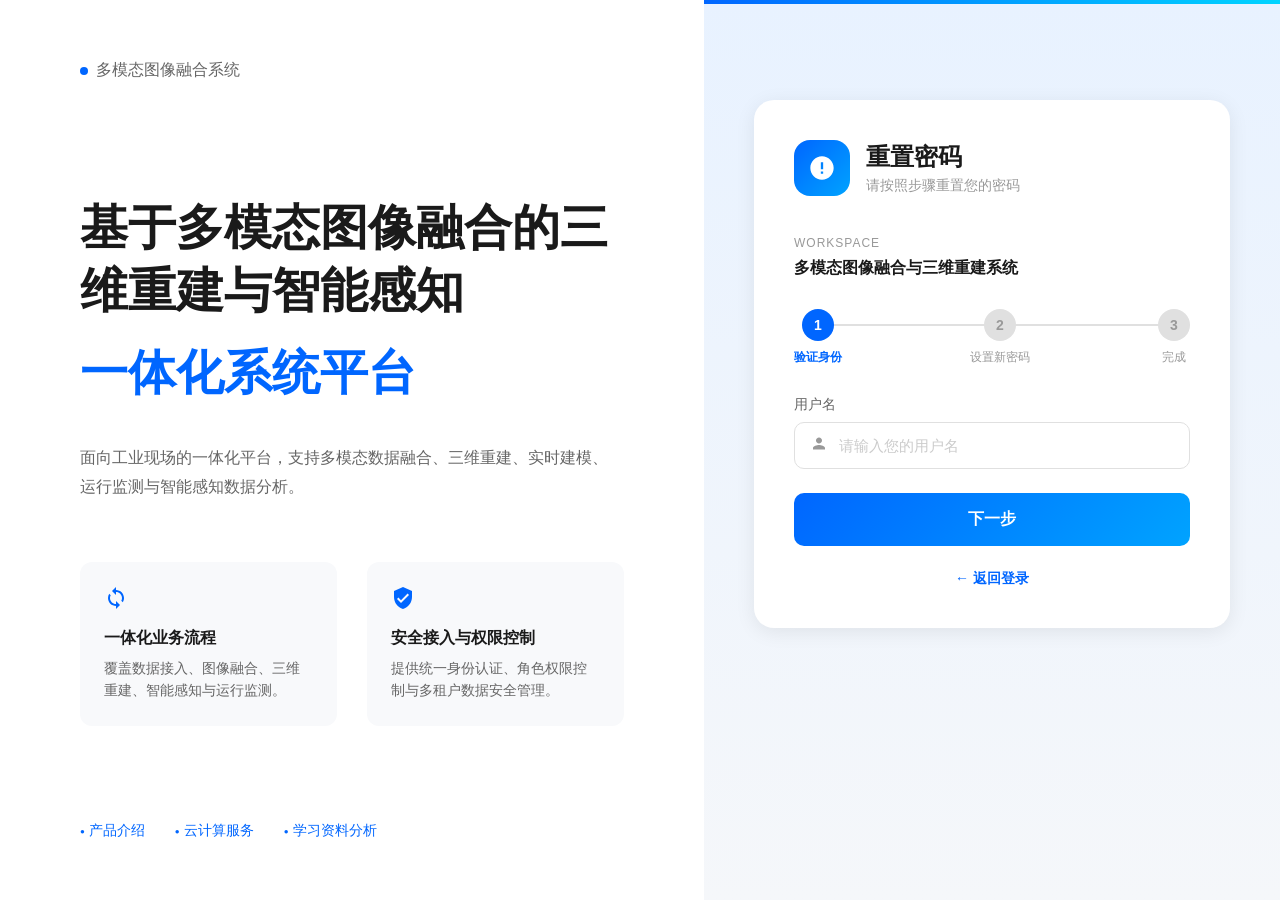
<file: templates/forgot-password.html>
<!DOCTYPE html>
<html lang="zh-CN">
<head>
    <meta charset="UTF-8">
    <meta name="viewport" content="width=device-width, initial-scale=1.0">
    <title>忘记密码 - 基于多模态图像融合的三维重建与智能感知一体化系统</title>
    <style>
        * {
            margin: 0;
            padding: 0;
            box-sizing: border-box;
        }

        body {
            font-family: -apple-system, BlinkMacSystemFont, 'Segoe UI', Roboto, 'Helvetica Neue', Arial, 'Microsoft YaHei', sans-serif;
            background: #f5f7fa;
            min-height: 100vh;
            display: flex;
        }

        .container {
            display: flex;
            width: 100%;
            min-height: 100vh;
        }

        /* 左侧内容区域 */
        .left-section {
            flex: 0 0 55%;
            padding: 60px 80px;
            display: flex;
            flex-direction: column;
            justify-content: space-between;
            background: #ffffff;
        }

        .logo {
            display: flex;
            align-items: center;
            gap: 8px;
            margin-bottom: 80px;
        }

        .logo-dot {
            width: 8px;
            height: 8px;
            background: #0066ff;
            border-radius: 50%;
        }

        .logo-text {
            font-size: 16px;
            color: #666;
        }

        .content {
            flex: 1;
            display: flex;
            flex-direction: column;
            justify-content: center;
        }

        .main-title {
            font-size: 48px;
            font-weight: 700;
            color: #1a1a1a;
            line-height: 1.3;
            margin-bottom: 20px;
        }

        .sub-title {
            font-size: 48px;
            font-weight: 700;
            color: #0066ff;
            line-height: 1.3;
            margin-bottom: 40px;
        }

        .description {
            font-size: 16px;
            color: #666;
            line-height: 1.8;
            margin-bottom: 60px;
        }

        .features {
            display: grid;
            grid-template-columns: repeat(2, 1fr);
            gap: 30px;
            margin-bottom: 60px;
        }

        .feature-card {
            background: #f8f9fb;
            padding: 24px;
            border-radius: 12px;
        }

        .feature-icon {
            font-size: 24px;
            margin-bottom: 12px;
        }

        .feature-title {
            font-size: 16px;
            font-weight: 600;
            color: #1a1a1a;
            margin-bottom: 8px;
        }

        .feature-desc {
            font-size: 14px;
            color: #666;
            line-height: 1.6;
        }

        .footer-links {
            display: flex;
            gap: 30px;
        }

        .footer-link {
            color: #0066ff;
            text-decoration: none;
            font-size: 14px;
            display: flex;
            align-items: center;
            gap: 4px;
        }

        .footer-link::before {
            content: '●';
            font-size: 8px;
        }

        /* 右侧重置密码区域 */
        .right-section {
            flex: 1;
            background: linear-gradient(180deg, #e8f2ff 0%, #f5f7fa 100%);
            padding: 60px 50px;
            display: flex;
            flex-direction: column;
            position: relative;
            overflow: hidden;
        }

        /* 顶部装饰条 */
        .top-decoration {
            position: absolute;
            top: 0;
            right: 0;
            width: 100%;
            height: 4px;
            background: linear-gradient(90deg, #0066ff 0%, #00d4ff 100%);
        }

        .reset-card {
            background: #ffffff;
            border-radius: 20px;
            padding: 40px;
            box-shadow: 0 4px 20px rgba(0, 0, 0, 0.08);
            margin-top: 40px;
            max-width: 480px;
            width: 100%;
            margin-left: auto;
            margin-right: auto;
        }

        .reset-header {
            display: flex;
            align-items: center;
            gap: 16px;
            margin-bottom: 40px;
        }

        .reset-icon {
            width: 56px;
            height: 56px;
            background: linear-gradient(135deg, #0066ff 0%, #00a3ff 100%);
            border-radius: 16px;
            display: flex;
            align-items: center;
            justify-content: center;
            color: white;
            font-size: 28px;
            font-weight: 700;
        }

        .reset-title-group h2 {
            font-size: 24px;
            font-weight: 700;
            color: #1a1a1a;
            margin-bottom: 4px;
        }

        .reset-title-group p {
            font-size: 14px;
            color: #999;
        }

        .workspace-label {
            font-size: 12px;
            color: #999;
            text-transform: uppercase;
            letter-spacing: 1px;
            margin-bottom: 8px;
        }

        .workspace-name {
            font-size: 16px;
            color: #1a1a1a;
            font-weight: 600;
            margin-bottom: 30px;
        }

        /* 步骤指示器 */
        .steps {
            display: flex;
            justify-content: space-between;
            margin-bottom: 30px;
            position: relative;
        }

        .steps::before {
            content: '';
            position: absolute;
            top: 15px;
            left: 15px;
            right: 15px;
            height: 2px;
            background: #e0e0e0;
            z-index: 0;
        }

        .step {
            display: flex;
            flex-direction: column;
            align-items: center;
            gap: 8px;
            position: relative;
            z-index: 1;
        }

        .step-number {
            width: 32px;
            height: 32px;
            border-radius: 50%;
            background: #e0e0e0;
            color: #999;
            display: flex;
            align-items: center;
            justify-content: center;
            font-weight: 600;
            font-size: 14px;
        }

        .step.active .step-number {
            background: #0066ff;
            color: white;
        }

        .step.completed .step-number {
            background: #10b981;
            color: white;
        }

        .step-label {
            font-size: 12px;
            color: #999;
        }

        .step.active .step-label {
            color: #0066ff;
            font-weight: 600;
        }

        /* 表单 */
        .form-group {
            margin-bottom: 24px;
        }

        .form-group label {
            display: block;
            margin-bottom: 8px;
            color: #666;
            font-size: 14px;
        }

        .input-wrapper {
            position: relative;
        }

        .input-icon {
            position: absolute;
            left: 16px;
            top: 50%;
            transform: translateY(-50%);
            color: #999;
            font-size: 18px;
        }

        .form-group input {
            width: 100%;
            padding: 14px 16px 14px 44px;
            border: 1px solid #e0e0e0;
            border-radius: 10px;
            font-size: 15px;
            transition: all 0.3s;
            background: #ffffff;
            color: #1a1a1a;
        }

        .form-group input:focus {
            outline: none;
            border-color: #0066ff;
            box-shadow: 0 0 0 3px rgba(0, 102, 255, 0.1);
        }

        .form-group input::placeholder {
            color: #ccc;
        }

        /* 按钮 */
        .reset-button {
            width: 100%;
            padding: 16px;
            background: linear-gradient(135deg, #0066ff 0%, #00a3ff 100%);
            color: white;
            border: none;
            border-radius: 10px;
            font-size: 16px;
            font-weight: 600;
            cursor: pointer;
            transition: all 0.3s;
            display: flex;
            align-items: center;
            justify-content: center;
            gap: 8px;
            margin-top: 10px;
        }

        .reset-button:hover {
            transform: translateY(-2px);
            box-shadow: 0 8px 20px rgba(0, 102, 255, 0.3);
        }

        .reset-button:active {
            transform: translateY(0);
        }

        .reset-button:disabled {
            opacity: 0.6;
            cursor: not-allowed;
            transform: none;
        }

        .spinner {
            display: none;
            width: 18px;
            height: 18px;
            border: 3px solid rgba(255, 255, 255, 0.3);
            border-top-color: white;
            border-radius: 50%;
            animation: spin 0.8s linear infinite;
        }

        @keyframes spin {
            to { transform: rotate(360deg); }
        }

        .reset-button.loading .button-text {
            display: none;
        }

        .reset-button.loading .spinner {
            display: block;
        }

        .back-link {
            text-align: center;
            margin-top: 24px;
            font-size: 14px;
            color: #666;
        }

        .back-link a {
            color: #0066ff;
            text-decoration: none;
            font-weight: 600;
        }

        .back-link a:hover {
            text-decoration: underline;
        }

        /* 消息 */
        .message {
            padding: 12px 16px;
            border-radius: 10px;
            margin-bottom: 20px;
            font-size: 14px;
            display: none;
        }

        .error-message {
            background: #fff3f3;
            color: #ff4444;
            border-left: 4px solid #ff4444;
        }

        .success-message {
            background: #d1fae5;
            color: #065f46;
            border-left: 4px solid #10b981;
        }

        .info-message {
            background: #e8f2ff;
            color: #0066ff;
            border-left: 4px solid #0066ff;
        }

        .message.show {
            display: block;
            animation: shake 0.5s;
        }

        @keyframes shake {
            0%, 100% { transform: translateX(0); }
            25% { transform: translateX(-8px); }
            75% { transform: translateX(8px); }
        }

        .step-content {
            display: none;
        }

        .step-content.active {
            display: block;
        }

        /* 响应式设计 */
        @media (max-width: 1024px) {
            .left-section {
                display: none;
            }
            
            .right-section {
                width: 100%;
            }
        }

        @media (max-width: 640px) {
            .right-section {
                padding: 30px 20px;
            }

            .reset-card {
                padding: 30px 20px;
            }

            .main-title, .sub-title {
                font-size: 32px;
            }
        }
    </style>
</head>
<body>
    <div class="container">
        <!-- 左侧内容区域 -->
        <div class="left-section">
            <div class="logo">
                <div class="logo-dot"></div>
                <span class="logo-text">多模态图像融合系统</span>
            </div>

            <div class="content">
                <h1 class="main-title">基于多模态图像融合的三维重建与智能感知</h1>
                <h2 class="sub-title">一体化系统平台</h2>
                
                <p class="description">
                    面向工业现场的一体化平台，支持多模态数据融合、三维重建、实时建模、<br>
                    运行监测与智能感知数据分析。
                </p>

                <div class="features">
                    <div class="feature-card">
                        <div class="feature-icon">
                            <svg width="24" height="24" viewBox="0 0 24 24" fill="#0066ff">
                                <path d="M12 4V1L8 5l4 4V6c3.31 0 6 2.69 6 6 0 1.01-.25 1.97-.7 2.8l1.46 1.46C19.54 15.03 20 13.57 20 12c0-4.42-3.58-8-8-8zm0 14c-3.31 0-6-2.69-6-6 0-1.01.25-1.97.7-2.8L5.24 7.74C4.46 8.97 4 10.43 4 12c0 4.42 3.58 8 8 8v3l4-4-4-4v3z"/>
                            </svg>
                        </div>
                        <div class="feature-title">一体化业务流程</div>
                        <div class="feature-desc">覆盖数据接入、图像融合、三维重建、智能感知与运行监测。</div>
                    </div>
                    <div class="feature-card">
                        <div class="feature-icon">
                            <svg width="24" height="24" viewBox="0 0 24 24" fill="#0066ff">
                                <path d="M12 1L3 5v6c0 5.55 3.84 10.74 9 12 5.16-1.26 9-6.45 9-12V5l-9-4zm-2 16l-4-4 1.41-1.41L10 14.17l6.59-6.59L18 9l-8 8z"/>
                            </svg>
                        </div>
                        <div class="feature-title">安全接入与权限控制</div>
                        <div class="feature-desc">提供统一身份认证、角色权限控制与多租户数据安全管理。</div>
                    </div>
                </div>
            </div>

            <div class="footer-links">
                <a href="#" class="footer-link">产品介绍</a>
                <a href="#" class="footer-link">云计算服务</a>
                <a href="#" class="footer-link">学习资料分析</a>
            </div>
        </div>

        <!-- 右侧重置密码区域 -->
        <div class="right-section">
            <div class="top-decoration"></div>
            
            <div class="reset-card">
                <div class="reset-header">
                    <div class="reset-icon">
                        <svg width="28" height="28" viewBox="0 0 24 24" fill="white">
                            <path d="M12 2C6.48 2 2 6.48 2 12s4.48 10 10 10 10-4.48 10-10S17.52 2 12 2zm1 15h-2v-2h2v2zm0-4h-2V7h2v6z"/>
                        </svg>
                    </div>
                    <div class="reset-title-group">
                        <h2>重置密码</h2>
                        <p>请按照步骤重置您的密码</p>
                    </div>
                </div>

                <div class="workspace-label">WORKSPACE</div>
                <div class="workspace-name">多模态图像融合与三维重建系统</div>

                <!-- 步骤指示器 -->
                <div class="steps">
                    <div class="step active" id="step1Indicator">
                        <div class="step-number">1</div>
                        <div class="step-label">验证身份</div>
                    </div>
                    <div class="step" id="step2Indicator">
                        <div class="step-number">2</div>
                        <div class="step-label">设置新密码</div>
                    </div>
                    <div class="step" id="step3Indicator">
                        <div class="step-number">3</div>
                        <div class="step-label">完成</div>
                    </div>
                </div>

                <div id="errorMessage" class="message error-message"></div>
                <div id="successMessage" class="message success-message"></div>
                <div id="infoMessage" class="message info-message"></div>

                <!-- 步骤1: 验证用户名 -->
                <div class="step-content active" id="step1Content">
                    <form id="verifyForm">
                        <div class="form-group">
                            <label for="username">用户名</label>
                            <div class="input-wrapper">
                                <span class="input-icon">
                                    <svg width="18" height="18" viewBox="0 0 24 24" fill="currentColor">
                                        <path d="M12 12c2.21 0 4-1.79 4-4s-1.79-4-4-4-4 1.79-4 4 1.79 4 4 4zm0 2c-2.67 0-8 1.34-8 4v2h16v-2c0-2.66-5.33-4-8-4z"/>
                                    </svg>
                                </span>
                                <input type="text" id="username" name="username" required placeholder="请输入您的用户名">
                            </div>
                        </div>

                        <button type="submit" class="reset-button" id="verifyBtn">
                            <span class="button-text">下一步</span>
                            <div class="spinner"></div>
                        </button>
                    </form>
                </div>

                <!-- 步骤2: 设置新密码 -->
                <div class="step-content" id="step2Content">
                    <form id="resetForm">
                        <div class="form-group">
                            <label for="newPassword">新密码</label>
                            <div class="input-wrapper">
                                <span class="input-icon">
                                    <svg width="18" height="18" viewBox="0 0 24 24" fill="currentColor">
                                        <path d="M18 8h-1V6c0-2.76-2.24-5-5-5S7 3.24 7 6v2H6c-1.1 0-2 .9-2 2v10c0 1.1.9 2 2 2h12c1.1 0 2-.9 2-2V10c0-1.1-.9-2-2-2zm-6 9c-1.1 0-2-.9-2-2s.9-2 2-2 2 .9 2 2-.9 2-2 2zm3.1-9H8.9V6c0-1.71 1.39-3.1 3.1-3.1 1.71 0 3.1 1.39 3.1 3.1v2z"/>
                                    </svg>
                                </span>
                                <input type="password" id="newPassword" name="newPassword" required minlength="8" placeholder="请输入新密码（至少8位）">
                            </div>
                        </div>

                        <div class="form-group">
                            <label for="confirmPassword">确认新密码</label>
                            <div class="input-wrapper">
                                <span class="input-icon">
                                    <svg width="18" height="18" viewBox="0 0 24 24" fill="currentColor">
                                        <path d="M18 8h-1V6c0-2.76-2.24-5-5-5S7 3.24 7 6v2H6c-1.1 0-2 .9-2 2v10c0 1.1.9 2 2 2h12c1.1 0 2-.9 2-2V10c0-1.1-.9-2-2-2zm-6 9c-1.1 0-2-.9-2-2s.9-2 2-2 2 .9 2 2-.9 2-2 2zm3.1-9H8.9V6c0-1.71 1.39-3.1 3.1-3.1 1.71 0 3.1 1.39 3.1 3.1v2z"/>
                                    </svg>
                                </span>
                                <input type="password" id="confirmPassword" name="confirmPassword" required placeholder="请再次输入新密码">
                            </div>
                        </div>

                        <button type="submit" class="reset-button" id="resetBtn">
                            <span class="button-text">重置密码</span>
                            <div class="spinner"></div>
                        </button>
                    </form>
                </div>

                <!-- 步骤3: 完成 -->
                <div class="step-content" id="step3Content">
                    <div style="text-align: center; padding: 40px 20px;">
                        <div style="font-size: 64px; margin-bottom: 20px;">✓</div>
                        <h3 style="font-size: 20px; color: #10b981; margin-bottom: 12px;">密码重置成功！</h3>
                        <p style="color: #666; margin-bottom: 30px;">您的密码已成功重置，请使用新密码登录。</p>
                        <button class="reset-button" onclick="window.location.href='/login.html'">
                            <span class="button-text">返回登录</span>
                        </button>
                    </div>
                </div>

                <div class="back-link">
                    <a href="/login.html">← 返回登录</a>
                </div>
            </div>
        </div>
    </div>

    <script>
        let currentStep = 1;
        let verifiedUsername = '';

        // 步骤1: 验证用户名
        document.getElementById('verifyForm').addEventListener('submit', async (e) => {
            e.preventDefault();

            hideMessages();

            const username = document.getElementById('username').value;
            const verifyBtn = document.getElementById('verifyBtn');

            verifyBtn.disabled = true;
            verifyBtn.classList.add('loading');

            try {
                const response = await fetch('/api/auth/verify-username', {
                    method: 'POST',
                    headers: {
                        'Content-Type': 'application/json'
                    },
                    body: JSON.stringify({ username })
                });

                const data = await response.json();

                if (response.ok) {
                    verifiedUsername = username;
                    showMessage('用户验证成功，请设置新密码', 'info');
                    goToStep(2);
                } else {
                    showMessage(data.message || data.detail || '用户名不存在', 'error');
                }
            } catch (error) {
                showMessage('网络错误，请检查服务器是否正在运行', 'error');
                console.error('Verify error:', error);
            } finally {
                verifyBtn.disabled = false;
                verifyBtn.classList.remove('loading');
            }
        });

        // 步骤2: 重置密码
        document.getElementById('resetForm').addEventListener('submit', async (e) => {
            e.preventDefault();

            hideMessages();

            const newPassword = document.getElementById('newPassword').value;
            const confirmPassword = document.getElementById('confirmPassword').value;

            if (newPassword.length < 8) {
                showMessage('密码长度至少为8位', 'error');
                return;
            }

            if (!/[a-zA-Z]/.test(newPassword) || !/\d/.test(newPassword)) {
                showMessage('密码必须包含字母和数字', 'error');
                return;
            }

            if (newPassword !== confirmPassword) {
                showMessage('两次输入的密码不一致', 'error');
                return;
            }

            const resetBtn = document.getElementById('resetBtn');
            resetBtn.disabled = true;
            resetBtn.classList.add('loading');

            try {
                const response = await fetch('/api/auth/reset-password', {
                    method: 'POST',
                    headers: {
                        'Content-Type': 'application/json'
                    },
                    body: JSON.stringify({
                        username: verifiedUsername,
                        new_password: newPassword
                    })
                });

                const data = await response.json();

                if (response.ok) {
                    goToStep(3);
                } else {
                    showMessage(data.message || data.detail || '密码重置失败', 'error');
                }
            } catch (error) {
                showMessage('网络错误，请检查服务器是否正在运行', 'error');
                console.error('Reset error:', error);
            } finally {
                resetBtn.disabled = false;
                resetBtn.classList.remove('loading');
            }
        });

        function goToStep(step) {
            // 隐藏所有步骤内容
            document.querySelectorAll('.step-content').forEach(content => {
                content.classList.remove('active');
            });

            // 显示当前步骤内容
            document.getElementById(`step${step}Content`).classList.add('active');

            // 更新步骤指示器
            for (let i = 1; i <= 3; i++) {
                const indicator = document.getElementById(`step${i}Indicator`);
                indicator.classList.remove('active', 'completed');
                
                if (i < step) {
                    indicator.classList.add('completed');
                } else if (i === step) {
                    indicator.classList.add('active');
                }
            }

            currentStep = step;
        }

        function showMessage(message, type) {
            hideMessages();
            const messageEl = document.getElementById(`${type}Message`);
            messageEl.textContent = message;
            messageEl.classList.add('show');
        }

        function hideMessages() {
            document.querySelectorAll('.message').forEach(msg => {
                msg.classList.remove('show');
            });
        }
    </script>
</body>
</html>
</file>
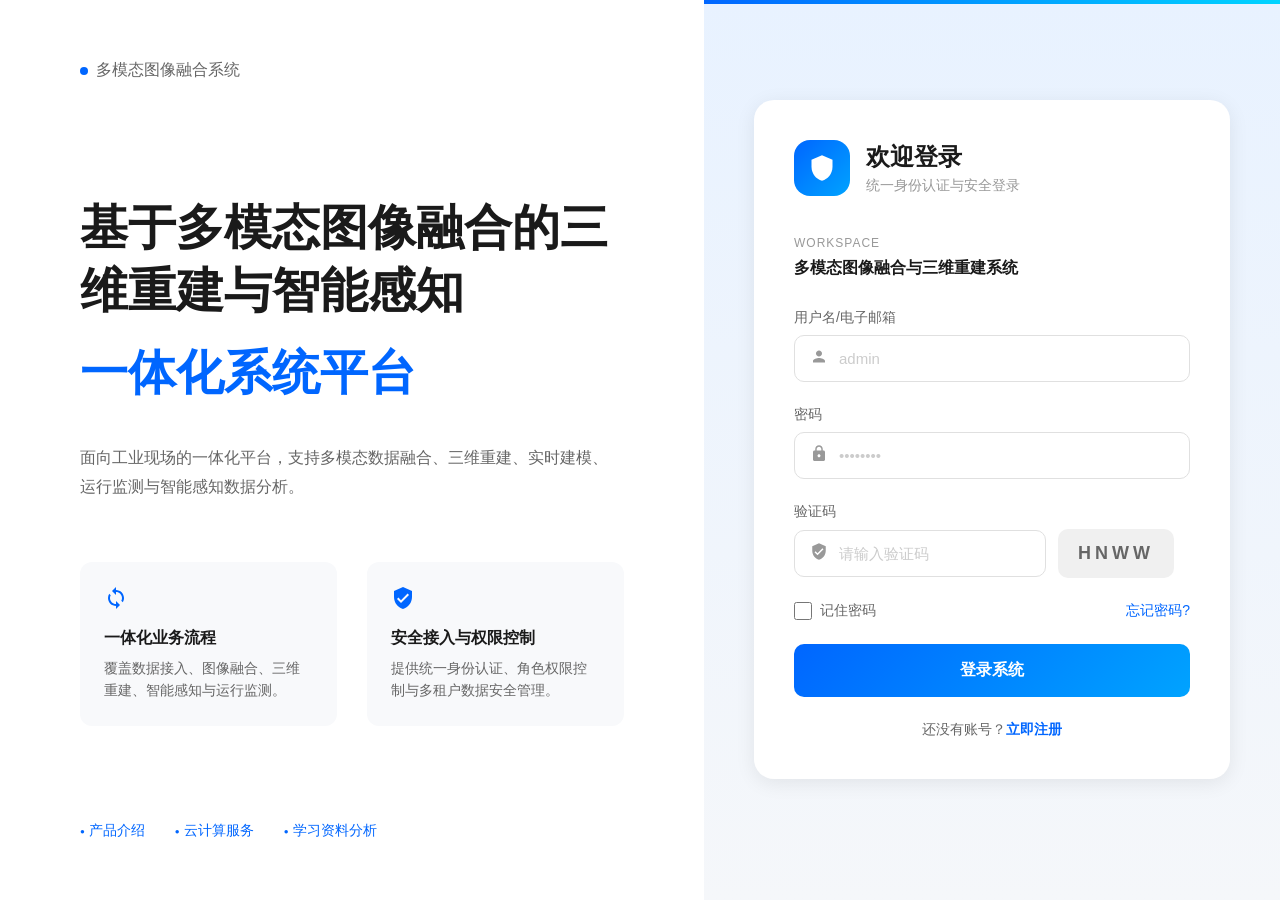
<file: templates/login.html>
<!DOCTYPE html>
<html lang="zh-CN">
<head>
    <meta charset="UTF-8">
    <meta name="viewport" content="width=device-width, initial-scale=1.0">
    <title>登录 - 基于多模态图像融合的三维重建与智能感知一体化系统</title>
    <style>
        * {
            margin: 0;
            padding: 0;
            box-sizing: border-box;
        }

        body {
            font-family: -apple-system, BlinkMacSystemFont, 'Segoe UI', Roboto, 'Helvetica Neue', Arial, 'Microsoft YaHei', sans-serif;
            background: #f5f7fa;
            min-height: 100vh;
            display: flex;
        }

        .container {
            display: flex;
            width: 100%;
            min-height: 100vh;
        }

        /* 左侧内容区域 */
        .left-section {
            flex: 0 0 55%;
            padding: 60px 80px;
            display: flex;
            flex-direction: column;
            justify-content: space-between;
            background: #ffffff;
        }

        .logo {
            display: flex;
            align-items: center;
            gap: 8px;
            margin-bottom: 80px;
        }

        .logo-dot {
            width: 8px;
            height: 8px;
            background: #0066ff;
            border-radius: 50%;
        }

        .logo-text {
            font-size: 16px;
            color: #666;
        }

        .content {
            flex: 1;
            display: flex;
            flex-direction: column;
            justify-content: center;
        }

        .main-title {
            font-size: 48px;
            font-weight: 700;
            color: #1a1a1a;
            line-height: 1.3;
            margin-bottom: 20px;
        }

        .sub-title {
            font-size: 48px;
            font-weight: 700;
            color: #0066ff;
            line-height: 1.3;
            margin-bottom: 40px;
        }

        .description {
            font-size: 16px;
            color: #666;
            line-height: 1.8;
            margin-bottom: 60px;
        }

        .features {
            display: grid;
            grid-template-columns: repeat(2, 1fr);
            gap: 30px;
            margin-bottom: 60px;
        }

        .feature-card {
            background: #f8f9fb;
            padding: 24px;
            border-radius: 12px;
        }

        .feature-icon {
            font-size: 24px;
            margin-bottom: 12px;
        }

        .feature-title {
            font-size: 16px;
            font-weight: 600;
            color: #1a1a1a;
            margin-bottom: 8px;
        }

        .feature-desc {
            font-size: 14px;
            color: #666;
            line-height: 1.6;
        }

        .footer-links {
            display: flex;
            gap: 30px;
        }

        .footer-link {
            color: #0066ff;
            text-decoration: none;
            font-size: 14px;
            display: flex;
            align-items: center;
            gap: 4px;
        }

        .footer-link::before {
            content: '●';
            font-size: 8px;
        }

        /* 右侧登录区域 */
        .right-section {
            flex: 1;
            background: linear-gradient(180deg, #e8f2ff 0%, #f5f7fa 100%);
            padding: 60px 50px;
            display: flex;
            flex-direction: column;
            position: relative;
            overflow: hidden;
        }

        /* 顶部装饰条 */
        .top-decoration {
            position: absolute;
            top: 0;
            right: 0;
            width: 100%;
            height: 4px;
            background: linear-gradient(90deg, #0066ff 0%, #00d4ff 100%);
        }

        .login-card {
            background: #ffffff;
            border-radius: 20px;
            padding: 40px;
            box-shadow: 0 4px 20px rgba(0, 0, 0, 0.08);
            margin-top: 40px;
            max-width: 480px;
            width: 100%;
            margin-left: auto;
            margin-right: auto;
        }

        .login-header {
            display: flex;
            align-items: center;
            gap: 16px;
            margin-bottom: 40px;
        }

        .login-icon {
            width: 56px;
            height: 56px;
            background: linear-gradient(135deg, #0066ff 0%, #00a3ff 100%);
            border-radius: 16px;
            display: flex;
            align-items: center;
            justify-content: center;
            color: white;
            font-size: 28px;
            font-weight: 700;
        }

        .login-title-group h2 {
            font-size: 24px;
            font-weight: 700;
            color: #1a1a1a;
            margin-bottom: 4px;
        }

        .login-title-group p {
            font-size: 14px;
            color: #999;
        }

        .workspace-label {
            font-size: 12px;
            color: #999;
            text-transform: uppercase;
            letter-spacing: 1px;
            margin-bottom: 8px;
        }

        .workspace-name {
            font-size: 16px;
            color: #1a1a1a;
            font-weight: 600;
            margin-bottom: 30px;
        }

        /* 表单 */
        .form-group {
            margin-bottom: 24px;
        }

        .form-group label {
            display: block;
            margin-bottom: 8px;
            color: #666;
            font-size: 14px;
        }

        .input-wrapper {
            position: relative;
        }

        .input-icon {
            position: absolute;
            left: 16px;
            top: 50%;
            transform: translateY(-50%);
            color: #999;
            font-size: 18px;
        }

        .form-group input {
            width: 100%;
            padding: 14px 16px 14px 44px;
            border: 1px solid #e0e0e0;
            border-radius: 10px;
            font-size: 15px;
            transition: all 0.3s;
            background: #ffffff;
            color: #1a1a1a;
        }

        .form-group input:focus {
            outline: none;
            border-color: #0066ff;
            box-shadow: 0 0 0 3px rgba(0, 102, 255, 0.1);
        }

        .form-group input::placeholder {
            color: #ccc;
        }

        .captcha-group {
            display: flex;
            gap: 12px;
            align-items: center;
        }

        .captcha-group input {
            flex: 1;
        }

        .captcha-code {
            padding: 14px 20px;
            background: #f0f0f0;
            border-radius: 10px;
            font-size: 18px;
            font-weight: 600;
            color: #666;
            letter-spacing: 4px;
            user-select: none;
            cursor: pointer;
        }

        .remember-row {
            display: flex;
            align-items: center;
            justify-content: space-between;
            margin-bottom: 24px;
        }

        .remember-checkbox {
            display: flex;
            align-items: center;
            gap: 8px;
        }

        .remember-checkbox input[type="checkbox"] {
            width: 18px;
            height: 18px;
            cursor: pointer;
        }

        .remember-checkbox label {
            font-size: 14px;
            color: #666;
            cursor: pointer;
            margin: 0;
        }

        .forgot-link {
            color: #0066ff;
            text-decoration: none;
            font-size: 14px;
        }

        .forgot-link:hover {
            text-decoration: underline;
        }

        /* 按钮 */
        .login-button {
            width: 100%;
            padding: 16px;
            background: linear-gradient(135deg, #0066ff 0%, #00a3ff 100%);
            color: white;
            border: none;
            border-radius: 10px;
            font-size: 16px;
            font-weight: 600;
            cursor: pointer;
            transition: all 0.3s;
            display: flex;
            align-items: center;
            justify-content: center;
            gap: 8px;
        }

        .login-button:hover {
            transform: translateY(-2px);
            box-shadow: 0 8px 20px rgba(0, 102, 255, 0.3);
        }

        .login-button:active {
            transform: translateY(0);
        }

        .login-button:disabled {
            opacity: 0.6;
            cursor: not-allowed;
            transform: none;
        }

        .spinner {
            display: none;
            width: 18px;
            height: 18px;
            border: 3px solid rgba(255, 255, 255, 0.3);
            border-top-color: white;
            border-radius: 50%;
            animation: spin 0.8s linear infinite;
        }

        @keyframes spin {
            to { transform: rotate(360deg); }
        }

        .login-button.loading .button-text {
            display: none;
        }

        .login-button.loading .spinner {
            display: block;
        }

        .register-link {
            text-align: center;
            margin-top: 24px;
            font-size: 14px;
            color: #666;
        }

        .register-link a {
            color: #0066ff;
            text-decoration: none;
            font-weight: 600;
        }

        .register-link a:hover {
            text-decoration: underline;
        }

        /* 错误消息 */
        .error-message {
            background: #fff3f3;
            color: #ff4444;
            padding: 12px 16px;
            border-radius: 10px;
            margin-bottom: 20px;
            font-size: 14px;
            display: none;
            border-left: 4px solid #ff4444;
        }

        .error-message.show {
            display: block;
            animation: shake 0.5s;
        }

        @keyframes shake {
            0%, 100% { transform: translateX(0); }
            25% { transform: translateX(-8px); }
            75% { transform: translateX(8px); }
        }

        /* 响应式设计 */
        @media (max-width: 1024px) {
            .left-section {
                display: none;
            }
            
            .right-section {
                width: 100%;
            }
        }

        @media (max-width: 640px) {
            .right-section {
                padding: 30px 20px;
            }

            .login-card {
                padding: 30px 20px;
            }

            .main-title, .sub-title {
                font-size: 32px;
            }
        }
    </style>
</head>
<body>
    <div class="container">
        <!-- 左侧内容区域 -->
        <div class="left-section">
            <div class="logo">
                <div class="logo-dot"></div>
                <span class="logo-text">多模态图像融合系统</span>
            </div>

            <div class="content">
                <h1 class="main-title">基于多模态图像融合的三维重建与智能感知</h1>
                <h2 class="sub-title">一体化系统平台</h2>
                
                <p class="description">
                    面向工业现场的一体化平台，支持多模态数据融合、三维重建、实时建模、<br>
                    运行监测与智能感知数据分析。
                </p>

                <div class="features">
                    <div class="feature-card">
                        <div class="feature-icon">
                            <svg width="24" height="24" viewBox="0 0 24 24" fill="#0066ff">
                                <path d="M12 4V1L8 5l4 4V6c3.31 0 6 2.69 6 6 0 1.01-.25 1.97-.7 2.8l1.46 1.46C19.54 15.03 20 13.57 20 12c0-4.42-3.58-8-8-8zm0 14c-3.31 0-6-2.69-6-6 0-1.01.25-1.97.7-2.8L5.24 7.74C4.46 8.97 4 10.43 4 12c0 4.42 3.58 8 8 8v3l4-4-4-4v3z"/>
                            </svg>
                        </div>
                        <div class="feature-title">一体化业务流程</div>
                        <div class="feature-desc">覆盖数据接入、图像融合、三维重建、智能感知与运行监测。</div>
                    </div>
                    <div class="feature-card">
                        <div class="feature-icon">
                            <svg width="24" height="24" viewBox="0 0 24 24" fill="#0066ff">
                                <path d="M12 1L3 5v6c0 5.55 3.84 10.74 9 12 5.16-1.26 9-6.45 9-12V5l-9-4zm-2 16l-4-4 1.41-1.41L10 14.17l6.59-6.59L18 9l-8 8z"/>
                            </svg>
                        </div>
                        <div class="feature-title">安全接入与权限控制</div>
                        <div class="feature-desc">提供统一身份认证、角色权限控制与多租户数据安全管理。</div>
                    </div>
                </div>
            </div>

            <div class="footer-links">
                <a href="#" class="footer-link">产品介绍</a>
                <a href="#" class="footer-link">云计算服务</a>
                <a href="#" class="footer-link">学习资料分析</a>
            </div>
        </div>

        <!-- 右侧登录区域 -->
        <div class="right-section">
            <div class="top-decoration"></div>
            
            <div class="login-card">
                <div class="login-header">
                    <div class="login-icon">
                        <svg width="28" height="28" viewBox="0 0 24 24" fill="white">
                            <path d="M12 1L3 5v6c0 5.55 3.84 10.74 9 12 5.16-1.26 9-6.45 9-12V5l-9-4z"/>
                        </svg>
                    </div>
                    <div class="login-title-group">
                        <h2>欢迎登录</h2>
                        <p>统一身份认证与安全登录</p>
                    </div>
                </div>

                <div class="workspace-label">WORKSPACE</div>
                <div class="workspace-name">多模态图像融合与三维重建系统</div>

                <div id="errorMessage" class="error-message"></div>

                <form id="loginForm">
                    <div class="form-group">
                        <label for="username">用户名/电子邮箱</label>
                        <div class="input-wrapper">
                            <span class="input-icon">
                                <svg width="18" height="18" viewBox="0 0 24 24" fill="currentColor">
                                    <path d="M12 12c2.21 0 4-1.79 4-4s-1.79-4-4-4-4 1.79-4 4 1.79 4 4 4zm0 2c-2.67 0-8 1.34-8 4v2h16v-2c0-2.66-5.33-4-8-4z"/>
                                </svg>
                            </span>
                            <input type="text" id="username" name="username" required autocomplete="username" placeholder="admin">
                        </div>
                    </div>

                    <div class="form-group">
                        <label for="password">密码</label>
                        <div class="input-wrapper">
                            <span class="input-icon">
                                <svg width="18" height="18" viewBox="0 0 24 24" fill="currentColor">
                                    <path d="M18 8h-1V6c0-2.76-2.24-5-5-5S7 3.24 7 6v2H6c-1.1 0-2 .9-2 2v10c0 1.1.9 2 2 2h12c1.1 0 2-.9 2-2V10c0-1.1-.9-2-2-2zm-6 9c-1.1 0-2-.9-2-2s.9-2 2-2 2 .9 2 2-.9 2-2 2zm3.1-9H8.9V6c0-1.71 1.39-3.1 3.1-3.1 1.71 0 3.1 1.39 3.1 3.1v2z"/>
                                </svg>
                            </span>
                            <input type="password" id="password" name="password" required autocomplete="current-password" placeholder="••••••••">
                        </div>
                    </div>

                    <div class="form-group">
                        <label for="captcha">验证码</label>
                        <div class="captcha-group">
                            <div class="input-wrapper">
                                <span class="input-icon">
                                    <svg width="18" height="18" viewBox="0 0 24 24" fill="currentColor">
                                        <path d="M12 1L3 5v6c0 5.55 3.84 10.74 9 12 5.16-1.26 9-6.45 9-12V5l-9-4zm-2 16l-4-4 1.41-1.41L10 14.17l6.59-6.59L18 9l-8 8z"/>
                                    </svg>
                                </span>
                                <input type="text" id="captcha" name="captcha" placeholder="请输入验证码">
                            </div>
                            <div class="captcha-code" id="captchaCode">VJ7D</div>
                        </div>
                    </div>

                    <div class="remember-row">
                        <div class="remember-checkbox">
                            <input type="checkbox" id="remember" name="remember">
                            <label for="remember">记住密码</label>
                        </div>
                        <a href="/forgot-password.html" class="forgot-link">忘记密码?</a>
                    </div>

                    <button type="submit" class="login-button" id="loginBtn">
                        <span class="button-text">登录系统</span>
                        <div class="spinner"></div>
                    </button>
                </form>

                <div class="register-link">
                    还没有账号？<a href="/register.html">立即注册</a>
                </div>
            </div>
        </div>
    </div>

    <script>
        // 生成随机验证码
        function generateCaptcha() {
            const chars = 'ABCDEFGHJKLMNPQRSTUVWXYZ23456789';
            let captcha = '';
            for (let i = 0; i < 4; i++) {
                captcha += chars.charAt(Math.floor(Math.random() * chars.length));
            }
            return captcha;
        }

        let currentCaptcha = generateCaptcha();
        const captchaCode = document.getElementById('captchaCode');
        captchaCode.textContent = currentCaptcha;

        // 点击验证码刷新
        captchaCode.addEventListener('click', () => {
            currentCaptcha = generateCaptcha();
            captchaCode.textContent = currentCaptcha;
        });

        const loginForm = document.getElementById('loginForm');
        const loginBtn = document.getElementById('loginBtn');
        const errorMessage = document.getElementById('errorMessage');

        loginForm.addEventListener('submit', async (e) => {
            e.preventDefault();

            // 隐藏之前的消息
            errorMessage.classList.remove('show');

            // 获取表单数据
            const username = document.getElementById('username').value;
            const password = document.getElementById('password').value;
            const captcha = document.getElementById('captcha').value;

            // 验证验证码
            if (captcha.toUpperCase() !== currentCaptcha) {
                errorMessage.textContent = '验证码错误，请重新输入';
                errorMessage.classList.add('show');
                currentCaptcha = generateCaptcha();
                captchaCode.textContent = currentCaptcha;
                document.getElementById('captcha').value = '';
                return;
            }

            // 禁用按钮并显示加载状态
            loginBtn.disabled = true;
            loginBtn.classList.add('loading');

            try {
                const response = await fetch('/api/auth/login', {
                    method: 'POST',
                    headers: {
                        'Content-Type': 'application/json'
                    },
                    body: JSON.stringify({ username, password })
                });

                const data = await response.json();

                if (response.ok) {
                    // 登录成功
                    localStorage.setItem('token', data.data.token);
                    localStorage.setItem('user', JSON.stringify(data.data.user));

                    // 跳转到Dashboard工作台
                    setTimeout(() => {
                        window.location.href = '/';
                    }, 500);
                } else {
                    // 登录失败
                    errorMessage.textContent = data.message || data.detail || '登录失败';
                    errorMessage.classList.add('show');
                    // 刷新验证码
                    currentCaptcha = generateCaptcha();
                    captchaCode.textContent = currentCaptcha;
                    document.getElementById('captcha').value = '';
                }
            } catch (error) {
                errorMessage.textContent = '网络错误，请检查服务器是否正在运行。';
                errorMessage.classList.add('show');
                console.error('Login error:', error);
                // 刷新验证码
                currentCaptcha = generateCaptcha();
                captchaCode.textContent = currentCaptcha;
                document.getElementById('captcha').value = '';
            } finally {
                // 恢复按钮
                loginBtn.disabled = false;
                loginBtn.classList.remove('loading');
            }
        });

        // 检查是否已登录
        const token = localStorage.getItem('token');
        if (token) {
            fetch('/api/auth/profile', {
                headers: {
                    'Authorization': `Bearer ${token}`
                }
            })
            .then(response => {
                if (response.ok) {
                    return response.json();
                } else {
                    localStorage.removeItem('token');
                    localStorage.removeItem('user');
                }
            })
            .then(data => {
                if (data && data.data) {
                    // 已登录，跳转到Dashboard
                    window.location.href = '/';
                }
            })
            .catch(error => {
                console.error('Token verification failed:', error);
            });
        }
    </script>
</body>
</html>
</file>
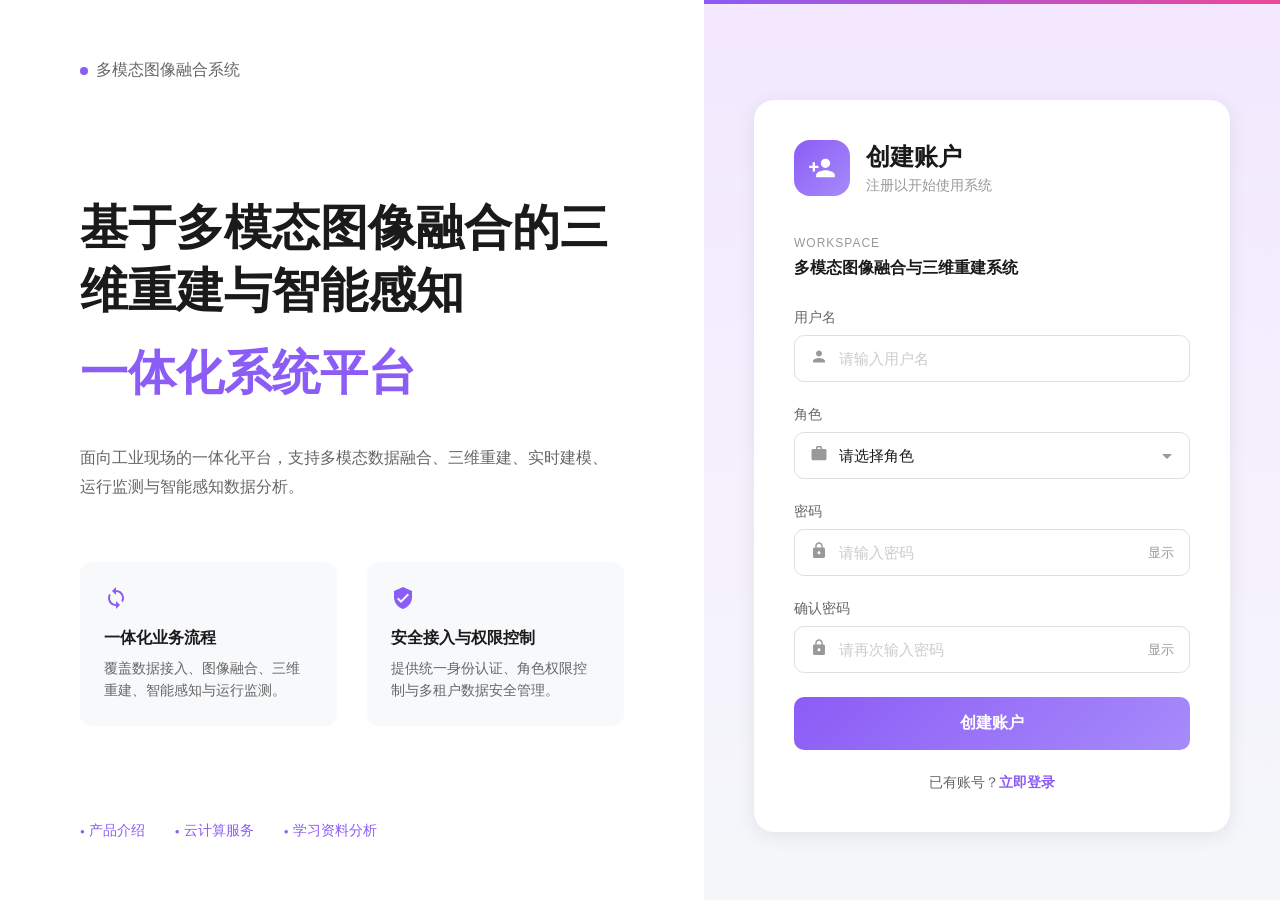
<file: templates/register.html>
<!DOCTYPE html>
<html lang="zh-CN">
<head>
    <meta charset="UTF-8">
    <meta name="viewport" content="width=device-width, initial-scale=1.0">
    <title>注册 - 基于多模态图像融合的三维重建与智能感知一体化系统</title>
    <style>
        * {
            margin: 0;
            padding: 0;
            box-sizing: border-box;
        }

        body {
            font-family: -apple-system, BlinkMacSystemFont, 'Segoe UI', Roboto, 'Helvetica Neue', Arial, 'Microsoft YaHei', sans-serif;
            background: #f5f7fa;
            min-height: 100vh;
            display: flex;
        }

        .container {
            display: flex;
            width: 100%;
            min-height: 100vh;
        }

        /* 左侧内容区域 */
        .left-section {
            flex: 0 0 55%;
            padding: 60px 80px;
            display: flex;
            flex-direction: column;
            justify-content: space-between;
            background: #ffffff;
        }

        .logo {
            display: flex;
            align-items: center;
            gap: 8px;
            margin-bottom: 80px;
        }

        .logo-dot {
            width: 8px;
            height: 8px;
            background: #8b5cf6;
            border-radius: 50%;
        }

        .logo-text {
            font-size: 16px;
            color: #666;
        }

        .content {
            flex: 1;
            display: flex;
            flex-direction: column;
            justify-content: center;
        }

        .main-title {
            font-size: 48px;
            font-weight: 700;
            color: #1a1a1a;
            line-height: 1.3;
            margin-bottom: 20px;
        }

        .sub-title {
            font-size: 48px;
            font-weight: 700;
            color: #8b5cf6;
            line-height: 1.3;
            margin-bottom: 40px;
        }

        .description {
            font-size: 16px;
            color: #666;
            line-height: 1.8;
            margin-bottom: 60px;
        }

        .features {
            display: grid;
            grid-template-columns: repeat(2, 1fr);
            gap: 30px;
            margin-bottom: 60px;
        }

        .feature-card {
            background: #f8f9fb;
            padding: 24px;
            border-radius: 12px;
        }

        .feature-icon {
            font-size: 24px;
            margin-bottom: 12px;
        }

        .feature-title {
            font-size: 16px;
            font-weight: 600;
            color: #1a1a1a;
            margin-bottom: 8px;
        }

        .feature-desc {
            font-size: 14px;
            color: #666;
            line-height: 1.6;
        }

        .footer-links {
            display: flex;
            gap: 30px;
        }

        .footer-link {
            color: #8b5cf6;
            text-decoration: none;
            font-size: 14px;
            display: flex;
            align-items: center;
            gap: 4px;
        }

        .footer-link::before {
            content: '●';
            font-size: 8px;
        }

        /* 右侧注册区域 */
        .right-section {
            flex: 1;
            background: linear-gradient(180deg, #f3e8ff 0%, #f5f7fa 100%);
            padding: 60px 50px;
            display: flex;
            flex-direction: column;
            position: relative;
            overflow-y: auto;
        }

        /* 顶部装饰条 */
        .top-decoration {
            position: absolute;
            top: 0;
            right: 0;
            width: 100%;
            height: 4px;
            background: linear-gradient(90deg, #8b5cf6 0%, #ec4899 100%);
        }

        .register-card {
            background: #ffffff;
            border-radius: 20px;
            padding: 40px;
            box-shadow: 0 4px 20px rgba(0, 0, 0, 0.08);
            margin-top: 40px;
            max-width: 480px;
            width: 100%;
            margin-left: auto;
            margin-right: auto;
        }

        .register-header {
            display: flex;
            align-items: center;
            gap: 16px;
            margin-bottom: 40px;
        }

        .register-icon {
            width: 56px;
            height: 56px;
            background: linear-gradient(135deg, #8b5cf6 0%, #a78bfa 100%);
            border-radius: 16px;
            display: flex;
            align-items: center;
            justify-content: center;
            color: white;
            font-size: 28px;
            font-weight: 700;
        }

        .register-title-group h2 {
            font-size: 24px;
            font-weight: 700;
            color: #1a1a1a;
            margin-bottom: 4px;
        }

        .register-title-group p {
            font-size: 14px;
            color: #999;
        }

        .workspace-label {
            font-size: 12px;
            color: #999;
            text-transform: uppercase;
            letter-spacing: 1px;
            margin-bottom: 8px;
        }

        .workspace-name {
            font-size: 16px;
            color: #1a1a1a;
            font-weight: 600;
            margin-bottom: 30px;
        }

        /* 表单 */
        .form-group {
            margin-bottom: 24px;
        }

        .form-group label {
            display: block;
            margin-bottom: 8px;
            color: #666;
            font-size: 14px;
        }

        .input-wrapper {
            position: relative;
        }

        .input-icon {
            position: absolute;
            left: 16px;
            top: 50%;
            transform: translateY(-50%);
            color: #999;
            font-size: 18px;
        }

        .form-group input,
        .form-group select {
            width: 100%;
            padding: 14px 16px 14px 44px;
            border: 1px solid #e0e0e0;
            border-radius: 10px;
            font-size: 15px;
            transition: all 0.3s;
            background: #ffffff;
            color: #1a1a1a;
        }

        .form-group select {
            cursor: pointer;
            appearance: none;
            background-image: url("data:image/svg+xml,%3Csvg xmlns='http://www.w3.org/2000/svg' width='12' height='12' viewBox='0 0 12 12'%3E%3Cpath fill='%23999' d='M6 9L1 4h10z'/%3E%3C/svg%3E");
            background-repeat: no-repeat;
            background-position: right 16px center;
            padding-right: 40px;
        }

        .form-group input:focus,
        .form-group select:focus {
            outline: none;
            border-color: #8b5cf6;
            box-shadow: 0 0 0 3px rgba(139, 92, 246, 0.1);
        }

        .form-group input::placeholder {
            color: #ccc;
        }

        .password-toggle {
            position: absolute;
            right: 16px;
            top: 50%;
            transform: translateY(-50%);
            cursor: pointer;
            color: #999;
            user-select: none;
            font-size: 13px;
        }

        .password-toggle:hover {
            color: #8b5cf6;
        }

        /* 密码强度指示器 */
        .password-strength {
            margin-top: 8px;
            height: 4px;
            background: #e5e7eb;
            border-radius: 2px;
            overflow: hidden;
            display: none;
        }

        .password-strength.show {
            display: block;
        }

        .password-strength-bar {
            height: 100%;
            width: 0;
            transition: all 0.3s;
            border-radius: 2px;
        }

        .password-strength-bar.weak {
            width: 33%;
            background: #ef4444;
        }

        .password-strength-bar.medium {
            width: 66%;
            background: #f59e0b;
        }

        .password-strength-bar.strong {
            width: 100%;
            background: #10b981;
        }

        .password-hint {
            font-size: 12px;
            color: #9ca3af;
            margin-top: 4px;
            display: none;
        }

        .password-hint.show {
            display: block;
        }

        /* 按钮 */
        .register-button {
            width: 100%;
            padding: 16px;
            background: linear-gradient(135deg, #8b5cf6 0%, #a78bfa 100%);
            color: white;
            border: none;
            border-radius: 10px;
            font-size: 16px;
            font-weight: 600;
            cursor: pointer;
            transition: all 0.3s;
            display: flex;
            align-items: center;
            justify-content: center;
            gap: 8px;
            margin-top: 10px;
        }

        .register-button:hover {
            transform: translateY(-2px);
            box-shadow: 0 8px 20px rgba(139, 92, 246, 0.3);
        }

        .register-button:active {
            transform: translateY(0);
        }

        .register-button:disabled {
            opacity: 0.6;
            cursor: not-allowed;
            transform: none;
        }

        .spinner {
            display: none;
            width: 18px;
            height: 18px;
            border: 3px solid rgba(255, 255, 255, 0.3);
            border-top-color: white;
            border-radius: 50%;
            animation: spin 0.8s linear infinite;
        }

        @keyframes spin {
            to { transform: rotate(360deg); }
        }

        .register-button.loading .button-text {
            display: none;
        }

        .register-button.loading .spinner {
            display: block;
        }

        .login-link {
            text-align: center;
            margin-top: 24px;
            font-size: 14px;
            color: #666;
        }

        .login-link a {
            color: #8b5cf6;
            text-decoration: none;
            font-weight: 600;
        }

        .login-link a:hover {
            text-decoration: underline;
        }

        /* 消息 */
        .message {
            padding: 12px 16px;
            border-radius: 10px;
            margin-bottom: 20px;
            font-size: 14px;
            display: none;
        }

        .error-message {
            background: #fff3f3;
            color: #ff4444;
            border-left: 4px solid #ff4444;
        }

        .success-message {
            background: #d1fae5;
            color: #065f46;
            border-left: 4px solid #10b981;
        }

        .message.show {
            display: block;
            animation: shake 0.5s;
        }

        @keyframes shake {
            0%, 100% { transform: translateX(0); }
            25% { transform: translateX(-8px); }
            75% { transform: translateX(8px); }
        }

        /* 响应式设计 */
        @media (max-width: 1024px) {
            .left-section {
                display: none;
            }
            
            .right-section {
                width: 100%;
            }
        }

        @media (max-width: 640px) {
            .right-section {
                padding: 30px 20px;
            }

            .register-card {
                padding: 30px 20px;
            }

            .main-title, .sub-title {
                font-size: 32px;
            }
        }
    </style>
</head>
<body>
    <div class="container">
        <!-- 左侧内容区域 -->
        <div class="left-section">
            <div class="logo">
                <div class="logo-dot"></div>
                <span class="logo-text">多模态图像融合系统</span>
            </div>

            <div class="content">
                <h1 class="main-title">基于多模态图像融合的三维重建与智能感知</h1>
                <h2 class="sub-title">一体化系统平台</h2>
                
                <p class="description">
                    面向工业现场的一体化平台，支持多模态数据融合、三维重建、实时建模、<br>
                    运行监测与智能感知数据分析。
                </p>

                <div class="features">
                    <div class="feature-card">
                        <div class="feature-icon">
                            <svg width="24" height="24" viewBox="0 0 24 24" fill="#8b5cf6">
                                <path d="M12 4V1L8 5l4 4V6c3.31 0 6 2.69 6 6 0 1.01-.25 1.97-.7 2.8l1.46 1.46C19.54 15.03 20 13.57 20 12c0-4.42-3.58-8-8-8zm0 14c-3.31 0-6-2.69-6-6 0-1.01.25-1.97.7-2.8L5.24 7.74C4.46 8.97 4 10.43 4 12c0 4.42 3.58 8 8 8v3l4-4-4-4v3z"/>
                            </svg>
                        </div>
                        <div class="feature-title">一体化业务流程</div>
                        <div class="feature-desc">覆盖数据接入、图像融合、三维重建、智能感知与运行监测。</div>
                    </div>
                    <div class="feature-card">
                        <div class="feature-icon">
                            <svg width="24" height="24" viewBox="0 0 24 24" fill="#8b5cf6">
                                <path d="M12 1L3 5v6c0 5.55 3.84 10.74 9 12 5.16-1.26 9-6.45 9-12V5l-9-4zm-2 16l-4-4 1.41-1.41L10 14.17l6.59-6.59L18 9l-8 8z"/>
                            </svg>
                        </div>
                        <div class="feature-title">安全接入与权限控制</div>
                        <div class="feature-desc">提供统一身份认证、角色权限控制与多租户数据安全管理。</div>
                    </div>
                </div>
            </div>

            <div class="footer-links">
                <a href="#" class="footer-link">产品介绍</a>
                <a href="#" class="footer-link">云计算服务</a>
                <a href="#" class="footer-link">学习资料分析</a>
            </div>
        </div>

        <!-- 右侧注册区域 -->
        <div class="right-section">
            <div class="top-decoration"></div>
            
            <div class="register-card">
                <div class="register-header">
                    <div class="register-icon">
                        <svg width="28" height="28" viewBox="0 0 24 24" fill="white">
                            <path d="M15 12c2.21 0 4-1.79 4-4s-1.79-4-4-4-4 1.79-4 4 1.79 4 4 4zm-9-2V7H4v3H1v2h3v3h2v-3h3v-2H6zm9 4c-2.67 0-8 1.34-8 4v2h16v-2c0-2.66-5.33-4-8-4z"/>
                        </svg>
                    </div>
                    <div class="register-title-group">
                        <h2>创建账户</h2>
                        <p>注册以开始使用系统</p>
                    </div>
                </div>

                <div class="workspace-label">WORKSPACE</div>
                <div class="workspace-name">多模态图像融合与三维重建系统</div>

                <div id="errorMessage" class="message error-message"></div>
                <div id="successMessage" class="message success-message"></div>

                <form id="registerForm">
                    <div class="form-group">
                        <label for="username">用户名</label>
                        <div class="input-wrapper">
                            <span class="input-icon">
                                <svg width="18" height="18" viewBox="0 0 24 24" fill="currentColor">
                                    <path d="M12 12c2.21 0 4-1.79 4-4s-1.79-4-4-4-4 1.79-4 4 1.79 4 4 4zm0 2c-2.67 0-8 1.34-8 4v2h16v-2c0-2.66-5.33-4-8-4z"/>
                                </svg>
                            </span>
                            <input type="text" id="username" name="username" required minlength="3" maxlength="50" placeholder="请输入用户名">
                        </div>
                    </div>

                    <div class="form-group">
                        <label for="role">角色</label>
                        <div class="input-wrapper">
                            <span class="input-icon">
                                <svg width="18" height="18" viewBox="0 0 24 24" fill="currentColor">
                                    <path d="M20 6h-4V4c0-1.11-.89-2-2-2h-4c-1.11 0-2 .89-2 2v2H4c-1.11 0-1.99.89-1.99 2L2 19c0 1.11.89 2 2 2h16c1.11 0 2-.89 2-2V8c0-1.11-.89-2-2-2zm-6 0h-4V4h4v2z"/>
                                </svg>
                            </span>
                            <select id="role" name="role" required>
                                <option value="">请选择角色</option>
                                <option value="algorithm_engineer">算法工程师</option>
                                <option value="inspector">检查员</option>
                                <option value="auditor">审计员</option>
                            </select>
                        </div>
                    </div>

                    <div class="form-group">
                        <label for="password">密码</label>
                        <div class="input-wrapper">
                            <span class="input-icon">
                                <svg width="18" height="18" viewBox="0 0 24 24" fill="currentColor">
                                    <path d="M18 8h-1V6c0-2.76-2.24-5-5-5S7 3.24 7 6v2H6c-1.1 0-2 .9-2 2v10c0 1.1.9 2 2 2h12c1.1 0 2-.9 2-2V10c0-1.1-.9-2-2-2zm-6 9c-1.1 0-2-.9-2-2s.9-2 2-2 2 .9 2 2-.9 2-2 2zm3.1-9H8.9V6c0-1.71 1.39-3.1 3.1-3.1 1.71 0 3.1 1.39 3.1 3.1v2z"/>
                                </svg>
                            </span>
                            <input type="password" id="password" name="password" required minlength="8" placeholder="请输入密码">
                            <span class="password-toggle" id="passwordToggle">显示</span>
                        </div>
                        <div class="password-strength" id="passwordStrength">
                            <div class="password-strength-bar" id="passwordStrengthBar"></div>
                        </div>
                        <div class="password-hint" id="passwordHint">密码至少8个字符，需包含字母和数字</div>
                    </div>

                    <div class="form-group">
                        <label for="confirmPassword">确认密码</label>
                        <div class="input-wrapper">
                            <span class="input-icon">
                                <svg width="18" height="18" viewBox="0 0 24 24" fill="currentColor">
                                    <path d="M18 8h-1V6c0-2.76-2.24-5-5-5S7 3.24 7 6v2H6c-1.1 0-2 .9-2 2v10c0 1.1.9 2 2 2h12c1.1 0 2-.9 2-2V10c0-1.1-.9-2-2-2zm-6 9c-1.1 0-2-.9-2-2s.9-2 2-2 2 .9 2 2-.9 2-2 2zm3.1-9H8.9V6c0-1.71 1.39-3.1 3.1-3.1 1.71 0 3.1 1.39 3.1 3.1v2z"/>
                                </svg>
                            </span>
                            <input type="password" id="confirmPassword" name="confirmPassword" required placeholder="请再次输入密码">
                            <span class="password-toggle" id="confirmPasswordToggle">显示</span>
                        </div>
                    </div>

                    <button type="submit" class="register-button" id="registerBtn">
                        <span class="button-text">创建账户</span>
                        <div class="spinner"></div>
                    </button>
                </form>

                <div class="login-link">
                    已有账号？<a href="/login.html">立即登录</a>
                </div>
            </div>
        </div>
    </div>

    <script>
        // 密码显示/隐藏切换
        const passwordToggle = document.getElementById('passwordToggle');
        const passwordInput = document.getElementById('password');
        const confirmPasswordToggle = document.getElementById('confirmPasswordToggle');
        const confirmPasswordInput = document.getElementById('confirmPassword');
        
        passwordToggle.addEventListener('click', () => {
            const type = passwordInput.type === 'password' ? 'text' : 'password';
            passwordInput.type = type;
            passwordToggle.textContent = type === 'password' ? '显示' : '隐藏';
        });

        confirmPasswordToggle.addEventListener('click', () => {
            const type = confirmPasswordInput.type === 'password' ? 'text' : 'password';
            confirmPasswordInput.type = type;
            confirmPasswordToggle.textContent = type === 'password' ? '显示' : '隐藏';
        });

        // 密码强度检测
        const passwordStrength = document.getElementById('passwordStrength');
        const passwordStrengthBar = document.getElementById('passwordStrengthBar');
        const passwordHint = document.getElementById('passwordHint');

        passwordInput.addEventListener('input', () => {
            const password = passwordInput.value;
            
            if (password.length === 0) {
                passwordStrength.classList.remove('show');
                passwordHint.classList.remove('show');
                return;
            }

            passwordStrength.classList.add('show');
            passwordHint.classList.add('show');

            let strength = 0;
            if (password.length >= 8) strength++;
            if (/[a-z]/.test(password) && /[A-Z]/.test(password)) strength++;
            if (/\d/.test(password)) strength++;
            if (/[^a-zA-Z0-9]/.test(password)) strength++;

            passwordStrengthBar.className = 'password-strength-bar';
            if (strength <= 1) {
                passwordStrengthBar.classList.add('weak');
                passwordHint.textContent = '密码强度：弱';
                passwordHint.style.color = '#ef4444';
            } else if (strength <= 2) {
                passwordStrengthBar.classList.add('medium');
                passwordHint.textContent = '密码强度：中';
                passwordHint.style.color = '#f59e0b';
            } else {
                passwordStrengthBar.classList.add('strong');
                passwordHint.textContent = '密码强度：强';
                passwordHint.style.color = '#10b981';
            }
        });

        const registerForm = document.getElementById('registerForm');
        const registerBtn = document.getElementById('registerBtn');
        const errorMessage = document.getElementById('errorMessage');
        const successMessage = document.getElementById('successMessage');

        registerForm.addEventListener('submit', async (e) => {
            e.preventDefault();

            // 隐藏之前的消息
            errorMessage.classList.remove('show');
            successMessage.classList.remove('show');

            // 获取表单数据
            const username = document.getElementById('username').value;
            const password = passwordInput.value;
            const confirmPassword = confirmPasswordInput.value;
            const role = document.getElementById('role').value;

            // 验证
            if (username.length < 3 || username.length > 50) {
                errorMessage.textContent = '用户名长度必须在3到50个字符之间';
                errorMessage.classList.add('show');
                return;
            }

            if (password.length < 8) {
                errorMessage.textContent = '密码长度至少为8个字符';
                errorMessage.classList.add('show');
                return;
            }

            if (!/[a-zA-Z]/.test(password) || !/\d/.test(password)) {
                errorMessage.textContent = '密码必须包含字母和数字';
                errorMessage.classList.add('show');
                return;
            }

            if (password !== confirmPassword) {
                errorMessage.textContent = '两次输入的密码不一致';
                errorMessage.classList.add('show');
                return;
            }

            if (!role) {
                errorMessage.textContent = '请选择角色';
                errorMessage.classList.add('show');
                return;
            }

            // 角色名称到ID的映射
            const roleMapping = {
                'algorithm_engineer': 2,
                'inspector': 3,
                'auditor': 4
            };

            const roleId = roleMapping[role];
            if (!roleId) {
                errorMessage.textContent = '无效的角色选择';
                errorMessage.classList.add('show');
                return;
            }

            // 禁用按钮并显示加载状态
            registerBtn.disabled = true;
            registerBtn.classList.add('loading');

            try {
                const response = await fetch('/api/auth/register', {
                    method: 'POST',
                    headers: {
                        'Content-Type': 'application/json'
                    },
                    body: JSON.stringify({ 
                        username, 
                        password, 
                        confirm_password: confirmPassword,
                        role_id: roleId 
                    })
                });

                const data = await response.json();

                if (response.ok) {
                    // 注册成功
                    successMessage.textContent = '✓ 注册成功！正在跳转到登录页面...';
                    successMessage.classList.add('show');

                    // 3秒后跳转到登录页
                    setTimeout(() => {
                        window.location.href = '/login.html';
                    }, 3000);
                } else {
                    // 注册失败
                    errorMessage.textContent = data.message || data.detail || '注册失败';
                    errorMessage.classList.add('show');
                    registerBtn.disabled = false;
                    registerBtn.classList.remove('loading');
                }
            } catch (error) {
                errorMessage.textContent = '网络错误，请检查服务器是否正在运行。';
                errorMessage.classList.add('show');
                console.error('Registration error:', error);
                registerBtn.disabled = false;
                registerBtn.classList.remove('loading');
            }
        });

        // 检查是否已登录
        const token = localStorage.getItem('token');
        if (token) {
            fetch('/api/auth/profile', {
                headers: {
                    'Authorization': `Bearer ${token}`
                }
            })
            .then(response => {
                if (response.ok) {
                    // 已登录，跳转到Dashboard
                    window.location.href = '/';
                }
            })
            .catch(error => {
                console.error('Token verification failed:', error);
            });
        }
    </script>
</body>
</html>
</file>
